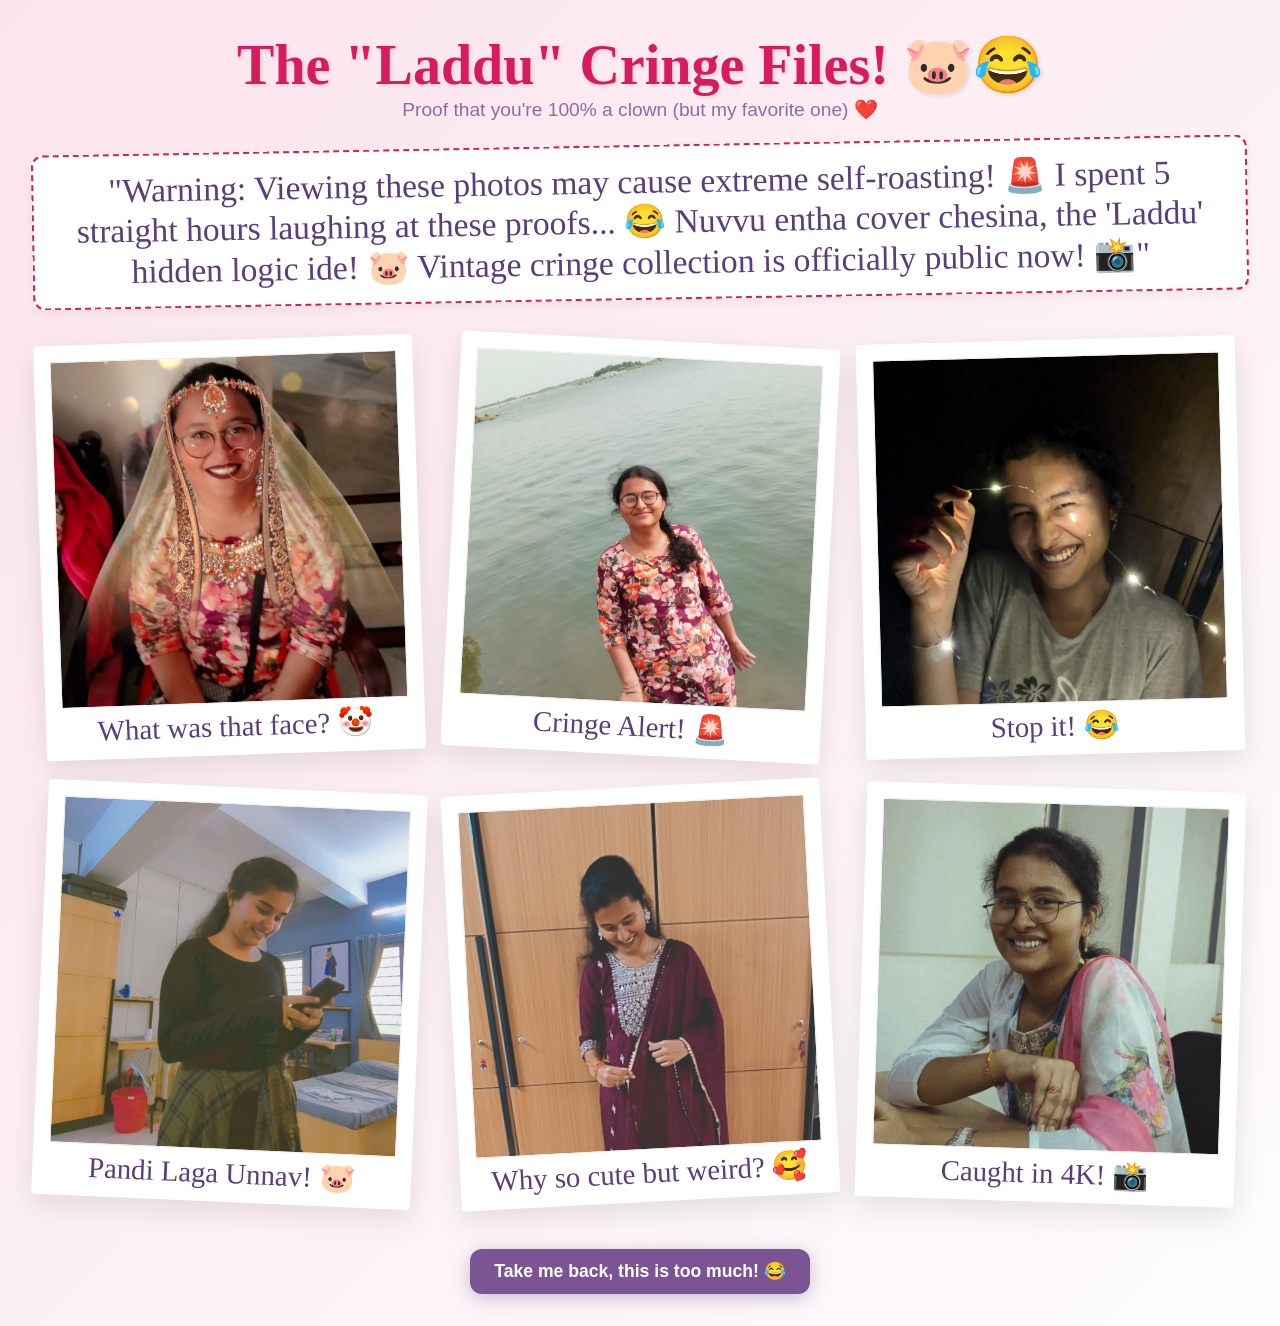
<file: cringe.html>
<!DOCTYPE html>
<html lang="en">
<head>
    <meta charset="UTF-8">
    <meta name="viewport" content="width=device-width, initial-scale=1.0">
    <title>The Cringe Collection! 📸😂</title>
    <link rel="stylesheet" href="style.css">
    <style>
        body {
            background: linear-gradient(135deg, #fce4ec 0%, #fdfcfd 100%);
            min-height: 100vh;
            display: flex;
            flex-direction: column;
            align-items: center;
            padding: 2rem;
            font-family: 'Outfit', sans-serif;
        }
        .cringe-header { margin-bottom: 2.5rem; text-align: center; }
        .cringe-title {
            font-family: 'Great Vibes', cursive;
            font-size: 3.5rem;
            color: #d81b60;
            text-shadow: 2px 2px 4px rgba(0,0,0,0.1);
            margin: 0;
        }
        .cringe-subtitle { color: #8e6ba8; font-size: 1.2rem; }
        .cringe-grid {
            display: grid;
            grid-template-columns: repeat(auto-fit, minmax(280px, 1fr));
            gap: 2rem;
            width: 100%;
            max-width: 1200px;
        }
        .cringe-card {
            background: #fff;
            padding: 1rem 1rem 3rem;
            border-radius: 4px;
            box-shadow: 0 10px 30px rgba(0,0,0,0.1);
            transform: rotate(var(--rot));
            transition: transform 0.3s ease, box-shadow 0.3s ease;
            position: relative;
        }
        .cringe-card:hover { transform: scale(1.05) rotate(0deg); z-index: 10; cursor: pointer; }
        .cringe-card img {
            width: 100%;
            aspect-ratio: 1;
            object-fit: cover;
            border-radius: 2px;
            border: 1px solid #eee;
        }
        .cringe-card::after {
            content: attr(data-caption);
            position: absolute;
            bottom: 12px;
            left: 0;
            width: 100%;
            text-align: center;
            font-family: 'Great Vibes', cursive;
            font-size: 1.8rem;
            color: #5b3d7a;
        }
        .close-btn {
            margin-top: 3rem;
            padding: 12px 30px;
            background: #d81b60;
            color: white;
            border: none;
            border-radius: 50px;
            font-size: 1.1rem;
            cursor: pointer;
            box-shadow: 0 4px 15px rgba(216, 27, 96, 0.3);
        }
    </style>
</head>
<body>
    <div class="cringe-header">
        <h1 class="cringe-title">The "Laddu" Cringe Files! 🐷😂</h1>
        <p class="cringe-subtitle">Proof that you're 100% a clown (but my favorite one) ❤️</p>
        <div style="margin-top: 1.5rem; background: #fff; padding: 15px 25px; border-radius: 12px; border: 2px dashed #d81b60; font-family: 'Great Vibes', cursive; font-size: 2.1rem; color: #5b3d7a; transform: rotate(-1deg); box-shadow: 0 4px 10px rgba(0,0,0,0.05); line-height: 1.2;">
            "Warning: Viewing these photos may cause extreme self-roasting! 🚨 I spent 5 straight hours laughing at these proofs... 😂 Nuvvu entha cover chesina, the 'Laddu' hidden logic ide! 🐷 Vintage cringe collection is officially public now! 📸"
        </div>
    </div>

    <div class="cringe-grid">
        <div class="cringe-card" style="--rot: -2deg;" data-caption="What was that face? 🤡">
            <img src="static/photos/n1.jpeg" alt="Cringe 1">
        </div>
        <div class="cringe-card" style="--rot: 3deg;" data-caption="Cringe Alert! 🚨">
            <img src="static/photos/n2.jpeg" alt="Cringe 2">
        </div>
        <div class="cringe-card" style="--rot: -1.5deg;" data-caption="Stop it! 😂">
            <img src="static/photos/n3.jpeg" alt="Cringe 3">
        </div>
        <div class="cringe-card" style="--rot: 2.5deg;" data-caption="Pandi Laga Unnav! 🐷">
            <img src="static/photos/n4.jpeg" alt="Cringe 4">
        </div>
        <div class="cringe-card" style="--rot: -3deg;" data-caption="Why so cute but weird? 🥰">
            <img src="static/photos/n5.jpeg" alt="Cringe 5" style="object-position: center top;">
        </div>
        <div class="cringe-card" style="--rot: 1.8deg;" data-caption="Caught in 4K! 📸">
            <img src="static/photos/n6.jpeg" alt="Cringe 6">
        </div>
    </div>

    <button class="btn pulse-btn" style="margin-top: 3rem;" onclick="window.close()">Take me back, this is too much! 😂</button>

    <div class="bg-hearts">
        <svg class="heart h1" viewBox="0 0 24 24"><path fill="#d81b60" d="M12 21.35l-1.45-1.32C5.4 15.36 2 12.28 2 8.5 2 5.42 4.42 3 7.5 3c1.74 0 3.41.81 4.5 2.09C13.09 3.81 14.76 3 16.5 3 19.58 3 22 5.42 22 8.5c0 3.78-3.4 6.86-8.55 11.54L12 21.35z"/></svg>
        <svg class="heart h3" viewBox="0 0 24 24"><path fill="#d81b60" d="M12 21.35l-1.45-1.32C5.4 15.36 2 12.28 2 8.5 2 5.42 4.42 3 7.5 3c1.74 0 3.41.81 4.5 2.09C13.09 3.81 14.76 3 16.5 3 19.58 3 22 5.42 22 8.5c0 3.78-3.4 6.86-8.55 11.54L12 21.35z"/></svg>
        <svg class="heart h5" viewBox="0 0 24 24"><path fill="#d81b60" d="M12 21.35l-1.45-1.32C5.4 15.36 2 12.28 2 8.5 2 5.42 4.42 3 7.5 3c1.74 0 3.41.81 4.5 2.09C13.09 3.81 14.76 3 16.5 3 19.58 3 22 5.42 22 8.5c0 3.78-3.4 6.86-8.55 11.54L12 21.35z"/></svg>
    </div>
</body>
</html>
</file>
<file: style.css>
/* --- LIGHT PINK & PURPLE POSTER THEME --- */
:root {
    --bg-lavender: #e8dff5;
    --bg-mint-pink: #f5e8f2;
    --text-main: #4a3560;
    --text-muted: #7d6b8a;
    --purple-deep: #5b3d7a;
    --purple-mid: #8e6ba8;
    --purple-light: #c4a8d8;
    --pink-soft: #fce4ec;
    --pink-wash: rgba(252, 228, 236, 0.65);
    --white-frame: #ffffff;
    --shadow-photo: 0 10px 28px rgba(91, 61, 122, 0.18);
    --shadow-soft: 0 8px 32px rgba(107, 76, 138, 0.12);
    --accent: #7b5494;
    --accent-hover: #68457e;
    --box-bg: rgba(255, 255, 255, 0.72);
    /* Photo behind the wishes block only — swap path to any static/photos/*.jpeg */
    --wishes-bg-image: url("static/photos/background for wishes.jpeg");
    /* How visible the photo is (lower = lighter / more subtle) */
    --wishes-bg-photo-opacity: 0.35;
}

* {
    box-sizing: border-box;
    margin: 0;
    padding: 0;
    font-family: 'Outfit', sans-serif;
}

body {
    color: var(--text-main);
    min-height: 100vh;
    overflow-x: hidden;
    background: linear-gradient(115deg, var(--bg-lavender) 0%, var(--pink-soft) 45%, var(--bg-mint-pink) 100%);
}

.hidden {
    display: none !important;
}

.hidden-progress {
    display: none;
}

/* --- BUTTONS (PURPLE ONLY) --- */
.btn {
    background: var(--accent);
    color: var(--white-frame);
    border: none;
    padding: 12px 24px;
    font-size: 1.1rem;
    font-weight: 600;
    border-radius: 12px;
    cursor: pointer;
    transition: all 0.2s ease;
    box-shadow: 0 4px 18px rgba(107, 76, 138, 0.35);
}

.btn:hover {
    background: var(--accent-hover);
    transform: translateY(-2px);
    box-shadow: 0 6px 22px rgba(107, 76, 138, 0.45);
}

/* --- Countdown Landing --- */
#countdown-section {
    position: fixed;
    inset: 0;
    z-index: 9999;
    background: #000;
    display: flex;
    justify-content: center;
    align-items: center;
    overflow: hidden;
    color: #fff;
}

#bg-video {
    position: absolute;
    inset: 0;
    width: 100%;
    height: 100%;
    object-fit: cover;
    opacity: 0.35; /* LESS INTENSITY */
}

.video-overlay {
    position: absolute;
    inset: 0;
    background: radial-gradient(circle, transparent 20%, rgba(0,0,0,0.4) 100%);
}

.countdown-content {
    position: relative;
    z-index: 10;
    text-align: center;
    max-width: 800px;
}

.advance-title {
    font-family: 'Great Vibes', cursive;
    font-size: 4rem;
    margin-bottom: 0.5rem;
    background: linear-gradient(to right, #fce4ec, #e1bee7);
    -webkit-background-clip: text;
    background-clip: text;
    -webkit-text-fill-color: transparent;
}

.advance-subtitle {
    font-size: 1.4rem;
    margin-bottom: 3rem;
    color: #ce93d8;
}

.timer-grid {
    display: flex;
    gap: 1.5rem;
    justify-content: center;
    margin-bottom: 3rem;
}

.timer-box {
    background: rgba(255, 255, 255, 0.08);
    backdrop-filter: blur(8px);
    padding: 1rem 1.5rem;
    border-radius: 12px;
    border: 1px solid rgba(255, 255, 255, 0.2);
    min-width: 100px;
}

.timer-box span {
    display: block;
    font-size: 3rem;
    font-weight: 700;
    color: #fff;
    margin-bottom: 0.25rem;
}

.timer-box label {
    font-size: 0.9rem;
    text-transform: uppercase;
    letter-spacing: 1px;
    color: #ce93d8;
}

.advance-message {
    font-style: italic;
    font-size: 1.25rem;
    color: #f1f1f1;
    line-height: 1.6;
    max-width: 600px;
    margin: 0 auto;
}

.accent-text {
    color: var(--purple-deep);
}

/* --- SECTION 1: QUIZ --- */
.quiz-container {
    max-width: 600px;
    width: 90%;
    margin: 10vh auto;
    padding: 3rem 2rem;
    text-align: center;
    border-radius: 24px;
    background: var(--box-bg);
    backdrop-filter: blur(12px);
    border: 1px solid rgba(255, 255, 255, 0.85);
    box-shadow: var(--shadow-soft);
}

.quiz-title {
    font-family: 'Great Vibes', cursive;
    font-size: 2.75rem;
    font-weight: 400;
    color: var(--purple-deep);
    margin-bottom: 0.5rem;
    line-height: 1.2;
}

.quiz-subtitle {
    font-size: 1.15rem;
    color: var(--text-muted);
    margin-bottom: 2rem;
    line-height: 1.5;
}

.options-grid {
    display: flex;
    flex-direction: column;
    gap: 1rem;
    margin-top: 2rem;
}

.option-btn {
    background: var(--white-frame);
    color: var(--text-main);
    border: 2px solid rgba(142, 107, 168, 0.25);
    box-shadow: 0 4px 12px rgba(91, 61, 122, 0.08);
}

.option-btn:hover {
    border-color: var(--purple-mid);
    background: var(--pink-wash);
    color: var(--purple-deep);
}

.error-msg {
    color: var(--purple-deep);
    background: var(--pink-soft);
    padding: 10px;
    border-radius: 8px;
    margin-top: 1.5rem;
    font-weight: 600;
    display: none;
    animation: fadeIn 0.3s ease;
    border: 1px solid rgba(142, 107, 168, 0.2);
}

/* --- FLIP CARDS --- */
.flip-section {
    max-width: 950px;
    padding: 3rem 2rem;
}

/* Wall Gallery: Inspired by modern home decor */
.childhood-wall-gallery {
    display: grid;
    grid-template-columns: 1fr 1.6fr 1fr;
    grid-template-rows: 1fr 1fr;
    gap: 1.5rem;
    max-width: 950px;
    margin: 2rem auto;
    padding: 1rem;
    align-items: center;
}

.wall-frame {
    position: relative;
    background: #4e342e; /* Deep wooden brown */
    padding: 12px;
    border-radius: 4px;
    box-shadow: 
        inset 0 0 10px rgba(0,0,0,0.5),
        0 10px 25px rgba(0,0,0,0.2);
    border: 3px solid #3e2723;
    transition: transform 0.3s cubic-bezier(0.175, 0.885, 0.32, 1.275);
}

.wall-frame:hover {
    transform: scale(1.03);
    z-index: 10;
}

/* Specific frame shapes and positions */
.wall-tl { grid-area: 1 / 1 / 2 / 2; aspect-ratio: 4 / 3; }
.wall-bl { grid-area: 2 / 1 / 3 / 2; aspect-ratio: 3 / 4; }
.wall-center { grid-area: 1 / 2 / 3 / 3; aspect-ratio: 1 / 1; }
.wall-tr { grid-area: 1 / 3 / 2 / 4; aspect-ratio: 3 / 4; }
.wall-br { grid-area: 2 / 3 / 3 / 4; aspect-ratio: 4 / 3; }

.wall-frame .flip-card {
    width: 100%;
    height: 100%;
}

.wall-frame .flip-card-inner {
    border-radius: 0; /* Sharp photo corners inside frames */
    box-shadow: none;
}

.wall-frame .flip-card-front img {
    border: 1px solid #ddd;
}

.wall-frame .flip-card-back {
    background: #fff8f0;
    display: flex;
    align-items: center;
    justify-content: center;
    padding: 1rem;
    text-align: center;
}

.wall-frame .flip-card-back p {
    font-family: 'Great Vibes', cursive;
    font-size: 1.4rem;
    color: #3e2723;
}

@media (max-width: 768px) {
    .childhood-wall-gallery {
        grid-template-columns: 1fr 1fr;
        grid-template-rows: auto;
        gap: 1rem;
    }
    .wall-center { grid-column: span 2; }
    .wall-tl, .wall-bl, .wall-tr, .wall-br { grid-column: span 1; }
}

@media (max-width: 480px) {
    .childhood-wall-gallery {
        grid-template-columns: 1fr;
    }
    .wall-center, .wall-tl, .wall-bl, .wall-tr, .wall-br { 
        grid-column: span 1; 
        aspect-ratio: 1; /* uniform squares for mobile clutter reduction */
    }
}

.flip-card {
    background-color: transparent;
    aspect-ratio: 1 / 1.1;
    perspective: 1000px;
}

.flip-card-inner {
    position: relative;
    width: 100%;
    height: 100%;
    text-align: center;
    transition: transform 0.6s cubic-bezier(0.4, 0, 0.2, 1);
    transform-style: preserve-3d;
    box-shadow: 0 8px 24px rgba(91, 61, 122, 0.15);
    border-radius: 12px;
}

.flip-card:hover .flip-card-inner {
    transform: rotateY(180deg);
}

.flip-card-front, .flip-card-back {
    position: absolute;
    width: 100%;
    height: 100%;
    -webkit-backface-visibility: hidden;
    backface-visibility: hidden;
    border-radius: 12px;
    overflow: hidden;
}

.flip-card-front {
    background-color: var(--white-frame);
}

.flip-card-front img {
    width: 100%;
    height: 100%;
    object-fit: cover;
}

.flip-card-back {
    background-color: var(--pink-soft);
    color: var(--purple-deep);
    transform: rotateY(180deg);
    display: flex;
    align-items: center;
    justify-content: center;
    padding: 1.5rem;
    border: 3px solid var(--purple-light);
    box-sizing: border-box;
    background-image: radial-gradient(circle at center, rgba(255,255,255,0.6) 0%, transparent 80%);
}

.flip-card-back p {
    font-size: 1.8rem;
    line-height: 1.4;
    font-family: 'Great Vibes', cursive;
    text-shadow: 0 2px 4px rgba(255,255,255,0.8);
}

.divider-line {
    width: 60%;
    height: 2px;
    background: linear-gradient(90deg, transparent, var(--purple-light), transparent);
    margin: 2.5rem auto;
}

.final-question {
    margin-top: 1rem;
}

.final-question-container {
    position: relative;
    overflow: hidden;
}

.question-bg-layer {
    position: absolute;
    inset: 0;
    border-radius: inherit;
    pointer-events: none;
    z-index: 0;
    opacity: 0;
    transition: opacity 0.45s ease;
    background-image:
        linear-gradient(rgba(255, 255, 255, 0.68), rgba(255, 255, 255, 0.68)),
        url("static/photos/2.jpeg");
    background-size: cover;
    background-position: center;
}

.question-bg-layer.is-active {
    opacity: 1;
}

.final-question-container .question-box {
    position: relative;
    z-index: 1;
}

.options-grid-final {
    display: flex;
    flex-direction: row;
    justify-content: center;
    gap: 1rem;
    margin-top: 1.5rem;
}

/* --- SECTION 2: GALLERY --- */
.gallery-container {
    max-width: 1180px;
    margin: 0 auto;
    padding: 2rem 1rem 5rem 1rem;
}

.gallery-header {
    text-align: center;
    margin: 2rem 0;
    padding: 0 0.25rem;
}

/* Birthday wishes: photo wash + frosted overlay (only this block, not “You unlocked it”) */
.wishes-panel {
    position: relative;
    isolation: isolate;
    overflow: hidden;
    margin-top: 1.75rem;
    padding: 2rem 1.75rem 2.25rem;
    border-radius: 24px;
    border: 1px solid rgba(255, 255, 255, 0.85);
    box-shadow: var(--shadow-soft);
    background: var(--box-bg);
    max-width: 720px;
    margin-left: auto;
    margin-right: auto;
}

.wishes-panel::before {
    content: "";
    position: absolute;
    inset: 0;
    z-index: 0;
    border-radius: inherit;
    pointer-events: none;
    background: linear-gradient(
        145deg,
        rgba(255, 255, 255, 0.85) 0%,
        rgba(252, 228, 236, 0.65) 45%,
        rgba(232, 223, 245, 0.75) 100%
    );
    backdrop-filter: blur(8px);
    -webkit-backdrop-filter: blur(8px);
}

.wishes-panel::after {
    content: "";
    position: absolute;
    inset: 0;
    background-image: var(--wishes-bg-image);
    background-size: cover;
    background-position: center;
    opacity: var(--wishes-bg-photo-opacity);
    filter: brightness(1.05) saturate(0.95);
    z-index: 1;
    border-radius: inherit;
    pointer-events: none;
    mix-blend-mode: multiply;
}

.wishes-panel > * {
    position: relative;
    z-index: 2;
}

.gallery-script-title {
    font-family: 'Great Vibes', cursive;
    font-size: 3rem;
    font-weight: 400;
    color: var(--purple-deep);
    margin-bottom: 0.25rem;
}

.gallery-subtitle {
    margin-top: 0;
    font-size: 1.35rem;
    font-weight: 600;
    color: var(--text-main);
}

.name-script {
    font-family: 'Great Vibes', cursive;
    font-size: clamp(2.5rem, 8vw, 3.75rem);
    display: inline-block;
    margin-left: 0.15em;
}

.wishes-panel .message-text {
    font-size: 1.15rem;
    line-height: 1.65;
    margin: 1.35rem auto 0;
    text-align: center;
    color: var(--text-muted);
}

.wishes-panel strong {
    color: var(--purple-deep);
    font-weight: 700;
}

.confetti-btn-wide {
    margin-top: 1rem;
    padding: 1rem 2.5rem;
}

/* --- POLAROID POSTER GRID --- */
.poster-gallery-wrap {
    position: relative;
    padding: 2.5rem 1rem 3rem;
    margin-top: 1rem;
}

.poster-gallery-wrap::before,
.poster-gallery-wrap::after {
    content: '';
    position: absolute;
    width: 120px;
    height: 120px;
    border-radius: 50%;
    pointer-events: none;
    z-index: 0;
    opacity: 0.45;
}

.poster-gallery-wrap::before {
    top: 0;
    left: 0;
    background: radial-gradient(circle, rgba(232, 196, 232, 0.9) 0%, transparent 70%);
}

.poster-gallery-wrap::after {
    bottom: 0;
    right: 0;
    background: radial-gradient(circle, rgba(201, 160, 220, 0.55) 0%, transparent 70%);
}

.photo-poster-grid {
    position: relative;
    z-index: 1;
    display: grid;
    grid-template-columns: repeat(4, 1fr);
    grid-template-rows: repeat(8, 1fr);
    gap: 15px;
    max-width: 1000px;
    aspect-ratio: 1 / 1;
    margin: 0 auto;
}

.c-mid-t-l  { grid-area: 1 / 2 / 3 / 3; }
.c-mid-t-r  { grid-area: 1 / 3 / 3 / 4; }

.c-far-l-t  { grid-area: 2 / 1 / 4 / 2; }
.c-far-r-t  { grid-area: 2 / 4 / 4 / 5; }

.c-center   { grid-area: 3 / 2 / 5 / 4; z-index: 5; }
.c-center:hover { z-index: 20; }

.c-far-l-b  { grid-area: 4 / 1 / 6 / 2; }
.c-far-r-b  { grid-area: 4 / 4 / 6 / 5; }

.c-far-l-bb { grid-area: 6 / 1 / 8 / 2; }
.c-far-r-bb { grid-area: 6 / 4 / 8 / 5; }

.gallery-flip-card {
    width: 100%;
    height: 100%;
    perspective: 1000px;
    cursor: pointer;
    transition: transform 0.35s ease;
}

.gallery-flip-card:hover {
    transform: rotate(0deg) translateY(-6px);
    z-index: 10;
}

.gallery-flip-inner {
    position: relative;
    width: 100%;
    height: 100%;
    text-align: center;
    transition: transform 0.6s cubic-bezier(0.4, 0, 0.2, 1);
    transform-style: preserve-3d;
    display: grid;
    box-shadow: var(--shadow-photo);
    border-radius: 3px;
}

.gallery-flip-card:hover .gallery-flip-inner {
    transform: rotateY(180deg);
}

.gallery-front, .gallery-back {
    grid-area: 1 / 1;
    -webkit-backface-visibility: hidden;
    backface-visibility: hidden;
    border-radius: 3px;
}

.gallery-back {
    transform: rotateY(180deg);
}

.polaroid-card {
    background: var(--white-frame);
    padding: 10px 10px 32px 10px;
    border-radius: 3px;
    height: 100%;
    display: flex;
    flex-direction: column;
    box-sizing: border-box;
}

.polaroid-card img {
    width: 100%;
    aspect-ratio: unset;
    flex-grow: 1;
    object-fit: cover;
    border-radius: 2px;
}

.gallery-back.polaroid-card {
    background-color: var(--pink-soft);
    display: flex;
    align-items: center;
    justify-content: center;
    border: 3px solid var(--purple-light);
    box-sizing: border-box;
    background-image: radial-gradient(circle at center, rgba(255,255,255,0.6) 0%, transparent 80%);
}

.gallery-back.polaroid-card p {
    font-size: 1.6rem;
    line-height: 1.4;
    font-family: 'Great Vibes', cursive;
    color: var(--purple-deep);
    text-shadow: 0 1px 2px rgba(255,255,255,0.8);
}

/* --- ANIMATIONS --- */
.shake {
    animation: shake 0.5s ease-in-out;
}

@keyframes shake {

    0%,
    100% {
        transform: translateX(0);
    }

    25% {
        transform: translateX(-8px);
    }

    50% {
        transform: translateX(8px);
    }

    75% {
        transform: translateX(-8px);
    }
}

.fade-in {
    animation: fadeIn 0.5s ease-out forwards;
}

.fade-in-slow {
    animation: fadeIn 1.2s ease-out forwards;
    opacity: 0;
}

@keyframes fadeIn {
    from {
        opacity: 0;
        transform: translateY(15px);
    }

    to {
        opacity: 1;
        transform: translateY(0);
    }
}

.bounce-in {
    animation: bounceIn 0.8s cubic-bezier(0.175, 0.885, 0.32, 1.275) forwards;
}

@keyframes bounceIn {
    0% {
        transform: scale(0.5);
        opacity: 0;
    }

    100% {
        transform: scale(1);
        opacity: 1;
    }
}

.pulse-btn {
    animation: pulse 2s infinite;
}

@keyframes pulse {
    0% {
        box-shadow: 0 0 0 0 rgba(123, 84, 148, 0.45);
    }

    70% {
        box-shadow: 0 0 0 14px rgba(123, 84, 148, 0);
    }

    100% {
        box-shadow: 0 0 0 0 rgba(123, 84, 148, 0);
    }
}

@media (max-width: 720px) {
    .photo-poster-grid {
        grid-template-columns: repeat(2, 1fr);
        grid-template-rows: auto;
        aspect-ratio: auto;
        max-width: 640px;
        gap: 10px;
    }

    .gallery-flip-card {
        grid-area: auto !important;
    }

    .c-center {
        grid-column: span 2;
    }

    .polaroid-card {
        height: auto;
    }

    .polaroid-card img {
        aspect-ratio: 3 / 4;
    }
}

@media (max-width: 420px) {
    .photo-poster-grid {
        grid-template-columns: 1fr;
        max-width: 320px;
    }

    .c-center {
        grid-column: span 1;
    }
}

@media (max-width: 600px) {

    .quiz-title {
        font-size: 2.25rem;
    }

    .gallery-script-title {
        font-size: 2.5rem;
    }
}

/* --- FLOATING BACKGROUND HEARTS --- */
.bg-hearts {
    position: fixed;
    top: 0; left: 0; width: 100vw; height: 100vh;
    pointer-events: none;
    z-index: -2;
    overflow: hidden;
}

.heart {
    position: absolute;
    opacity: 0;
    animation: floatHeart 15s linear infinite;
    filter: drop-shadow(0 4px 6px rgba(216, 27, 96, 0.4));
}

@keyframes floatHeart {
    0% { transform: translateY(110vh) scale(0.6) rotate(-15deg); opacity: 0; }
    10% { opacity: 0.15; }
    90% { opacity: 0.15; }
    100% { transform: translateY(-10vh) scale(1.2) rotate(25deg); opacity: 0; }
}

.h1 { left: 10%; animation-duration: 25s; animation-delay: 1s; width: 45px; height: 45px; }
.h2 { left: 85%; animation-duration: 20s; animation-delay: 5s; width: 30px; height: 30px; }
.h3 { left: 50%; animation-duration: 28s; animation-delay: 0s; width: 40px; height: 40px; }
.h4 { left: 25%; animation-duration: 22s; animation-delay: 8s; width: 35px; height: 35px; }
.h5 { left: 70%; animation-duration: 26s; animation-delay: 12s; width: 50px; height: 50px; }
.h6 { left: 40%; animation-duration: 18s; animation-delay: 3s; width: 25px; height: 25px; }
</file>
